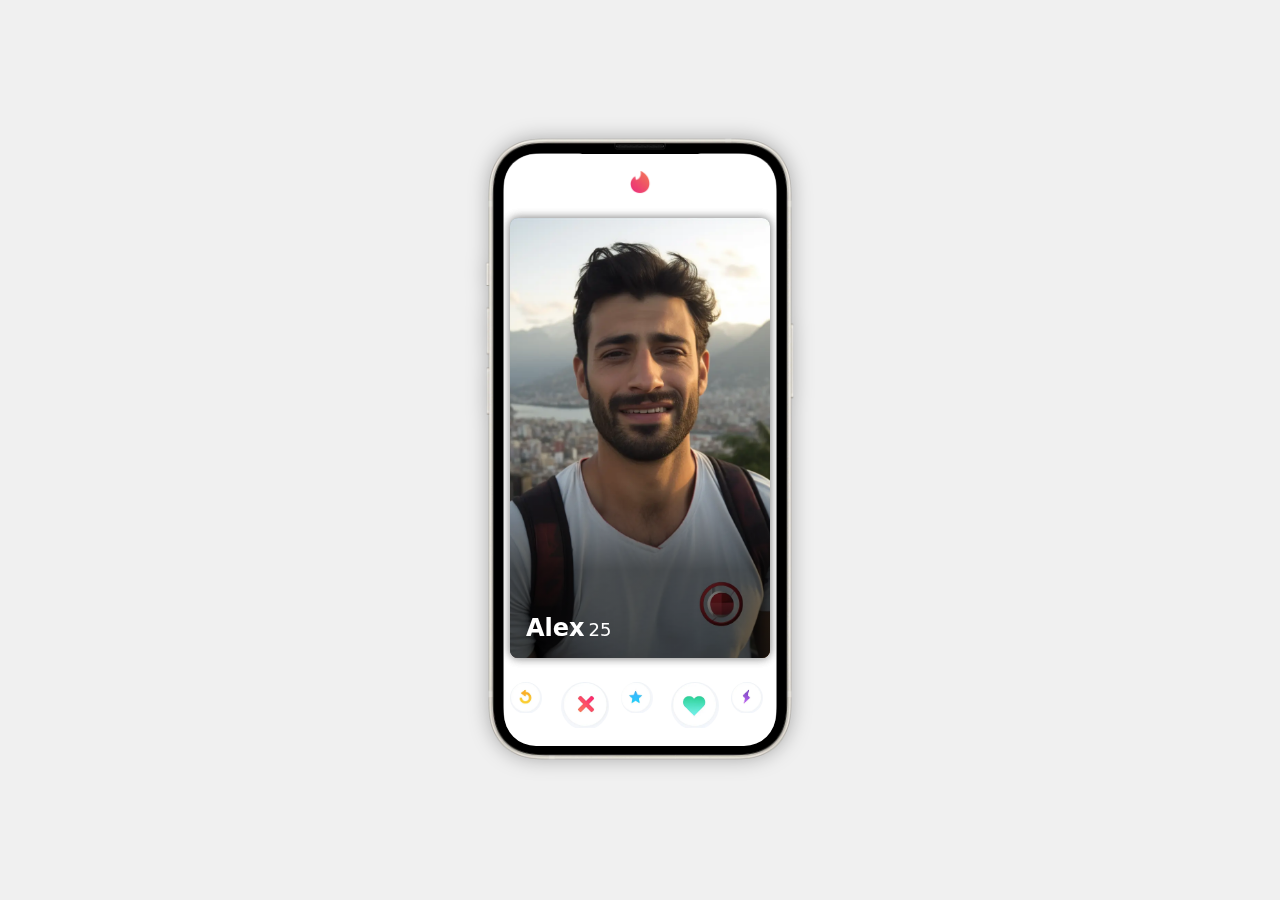
<file: 01-tinder-swipe/index.html>
<!DOCTYPE html>
<html lang="en">
  <head>
    <meta charset="UTF-8" />
    <meta name="viewport" content="width=device-width, initial-scale=1.0" />
    <link rel="stylesheet" href="styles.css" />
    <title>01 - Tinder Swipe</title>
  </head>
  <body>
    <main>
      <section>
        <header>
          <img src="./images/tinder-logo.webp" alt="Tinder Logo" />
        </header>

        <div class="cards">
          <article>
            <img
              src="./images/photo_1.webp"
              alt="Jessica, red hair 26 years old"
            />
            <h2>Jessica <span>26</span></h2>
            <div class="choice nope">NOPE</div>
            <div class="choice like">LIKE</div>
          </article>
          <article>
            <img
              src="./images/photo_2.webp"
              alt="Alex, blonde hair 25 years old"
            />
            <h2>Alex <span>25</span></h2>
            <div class="choice nope">NOPE</div>
            <div class="choice like">LIKE</div>
          </article>
          <span>
            No hay más personas cerca de ti...<br />
            Vuelve a intertarlo mas tarde
          </span>
        </div>

        <footer>
          <button class="is-undo" aria-label="undo"></button>
          <button class="is-remove is-big" aria-label="remove"></button>
          <button class="is-star" aria-label="star"></button>
          <button class="is-fav is-big" aria-label="fav"></button>
          <button class="is-zap" aria-label="zap"></button>
        </footer>
      </section>
    </main>
  </body>
  <script src="script.js"></script>
</html>
</file>
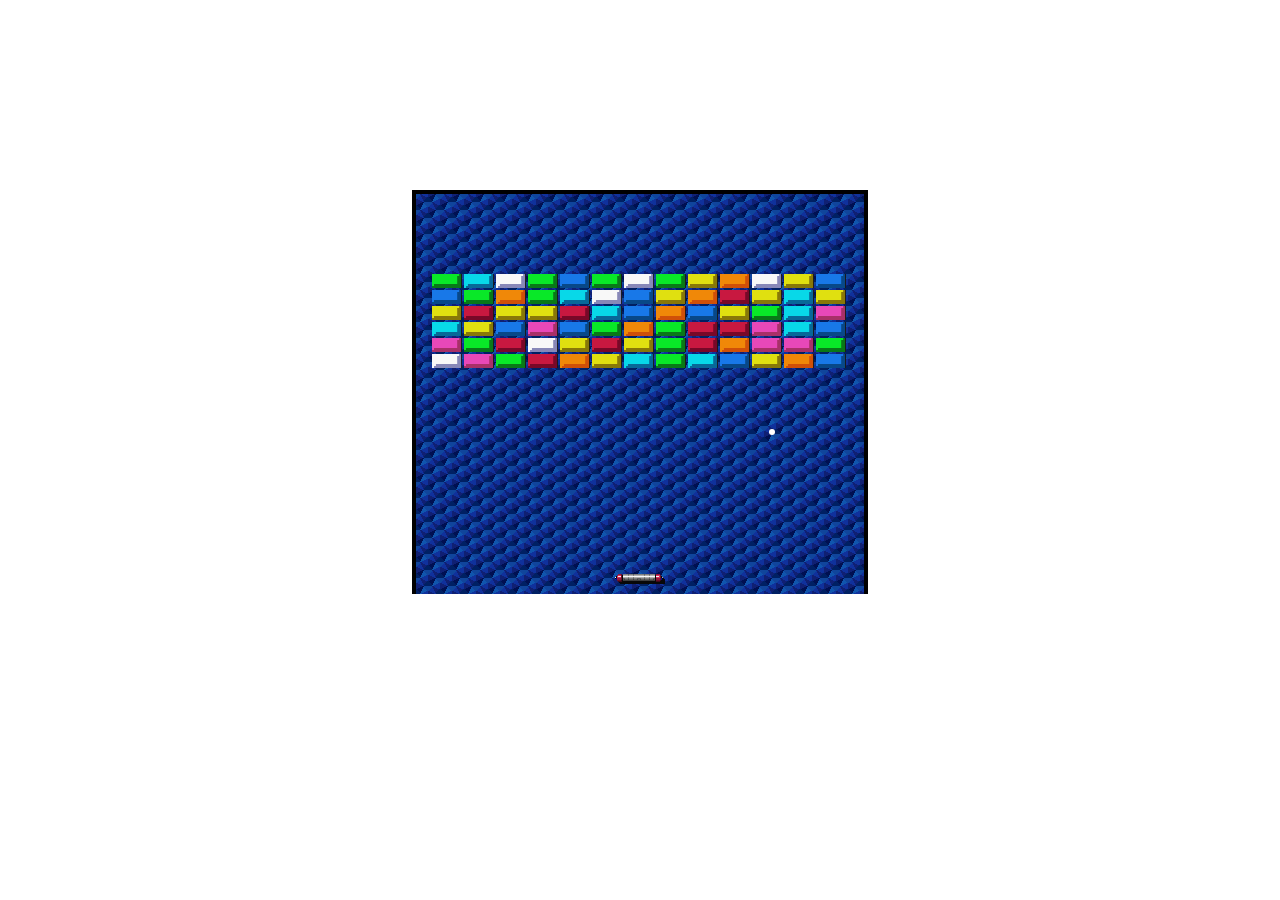
<file: 02-arkanoid-game/index.html>
<!DOCTYPE html>
<html lang="en">
  <head>
    <meta charset="UTF-8" />
    <meta name="viewport" content="width=device-width, initial-scale=1.0" />
    <link rel="stylesheet" href="styles.css" />
    <title>02 - Arkanoid Game</title>
  </head>
  <body>
    <canvas> </canvas>
    <img hidden src="./images/bricks.png" alt="Bricks Sprite" id="bricks" />
    <img hidden src="./images/sprite.png" alt="All Sprites" id="sprite" />
    <script src="script.js"></script>
  </body>
</html>
</file>
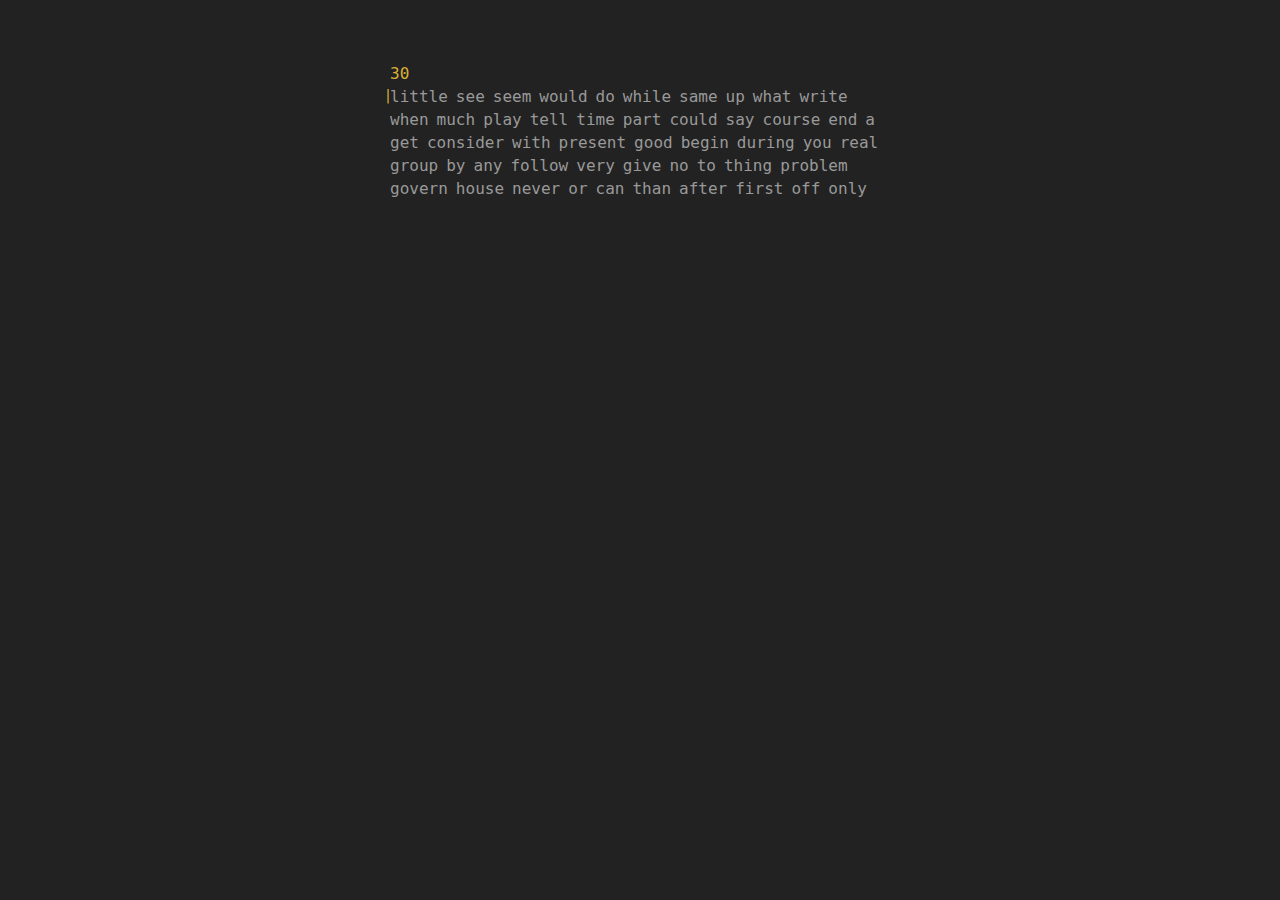
<file: 03-mecanografia/index.html>
<!DOCTYPE html>
<html lang="en">
  <head>
    <meta charset="UTF-8" />
    <meta name="viewport" content="width=device-width, initial-scale=1.0" />
    <link rel="stylesheet" href="./styles.css" />
    <title>Monkey Type Clone</title>
  </head>
  <body>
    <main>
      <section id="game">
        <time></time>
        <p></p>
        <input autofocus />
      </section>

      <section id="results">
        <h2>wpm</h2>
        <h3 id="results-wpm"></h3>

        <h2>accuracy</h2>
        <h3 id="results-accuracy"></h3>

        <button id="reload-button">
          <svg
            width="24"
            height="24"
            viewBox="0 0 24 24"
            fill="none"
            stroke="currentColor"
            stroke-width="1.5"
            stroke-linecap="round"
            stroke-linejoin="round"
          >
            <path stroke="none" d="M0 0h24v24H0z" fill="none" />
            <path
              d="M19.933 13.041a8 8 0 1 1 -9.925 -8.788c3.899 -1 7.935 1.007 9.425 4.747"
            />
            <path d="M20 4v5h-5" />
          </svg>
        </button>
      </section>
    </main>
    <script src="./script.js"></script>
  </body>
</html>
</file>
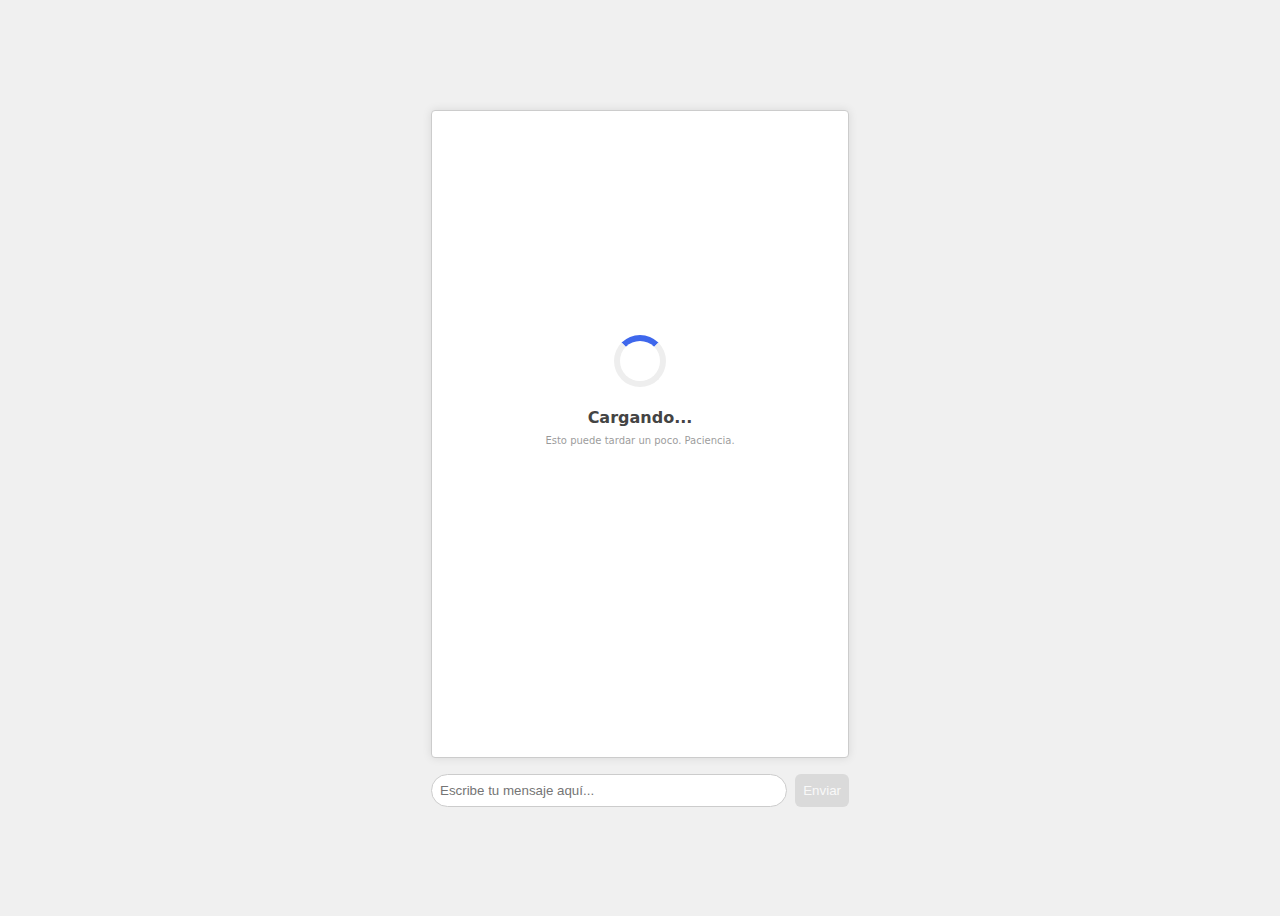
<file: 04-chatgpt-local/index.html>
<!DOCTYPE html>
<html lang="en">
  <head>
    <meta charset="UTF-8" />
    <meta name="viewport" content="width=device-width, initial-scale=1.0" />
    <title>ChatGPT Local 100%</title>
    <link rel="stylesheet" href="styles.css" />
  </head>

  <body>
    <main>
      <ul>
        <li class="loading">
          <i></i>
          <h4>Cargando...</h4>
          <h5>Esto puede tardar un poco. Paciencia.</h5>
        </li>
      </ul>
    </main>

    <form>
      <input placeholder="Escribe tu mensaje aquí..." />
      <button disabled>Enviar</button>
    </form>

    <small>&nbsp;</small>

    <template id="message-template">
      <li class="message">
        <span></span>
        <p></p>
      </li>
    </template>
    <script src="./script.js"></script>
  </body>
</html>

<!-- Add fourth project ChatGPT -->
</file>
<file: 01-tinder-swipe/styles.css>
*,
*::before,
*::after {
  box-sizing: border-box;
  margin: 0;
  padding: 0;
}

body {
  font-family: system-ui, system-ui, -apple-system, BlinkMacSystemFont,
    "Segoe UI", Roboto, Oxygen, Ubuntu, Cantarell, "Open Sans", "Helvetica Neue",
    sans-serif;
  display: grid;
  place-items: center;
  min-height: 100vh;
  overflow: hidden;
  user-select: none;
  background: #f0f0f0;
}

main {
  background: url("./images/iphone.webp") no-repeat;
  background-size: contain;
  width: 320px;
  height: 640px;
  display: flex;
  filter: drop-shadow(0 0 10px rgba(0, 0, 0, 0.3));
}

section {
  background: #fff;
  width: 100%;
  border-radius: 32px;
  display: flex;
  gap: 24px;
  flex-direction: column;
  overflow: hidden;
  position: relative;
  padding: 16px 6px;
  margin: 24px;
}

header {
  display: flex;
  justify-content: center;
  & img {
    width: 24px;
    height: 24px;
  }
}

footer {
  display: grid;
  grid-template-columns: repeat(5, 1fr);
  gap: 12px;
  padding: 0, 24px;
  justify-content: center;

  & button {
    background: url("./images/tinder-icons.webp") no-repeat;
    background-size: 170px;
    background-position: 0px 0px;
    height: 32px;
    width: 32px;
    border-radius: 50%;
    border: 0;
    cursor: pointer;
    transition: scale 0.3s ease;

    &:hover {
      scale: 1.4;
    }

    &.is-big {
      background-size: 250px;
      width: 48px;
      height: 48px;
    }

    &.is-undo {
      background-position: -138px 0;
    }

    &.is-remove {
      background-position: -150px 0;
    }

    &.is-fav {
      background-position: -50px 0;
    }

    &.is-star {
      background-position: -70px 0px;
    }
  }
}

.cards {
  position: relative;
  width: 100%;
  height: 100%;
  margin: 0, auto;

  & > span {
    display: grid;
    place-content: center;
    color: #777;
    font-size: 14px;
    text-align: center;
    height: 100%;
    z-index: -1;
  }

  & article {
    border-radius: 8px;
    box-shadow: 0 0 10px rgba(0, 0, 0, 0.3);
    cursor: grab;
    overflow: hidden;
    position: absolute;
    inset: 0;
    width: 100%;
    height: 100%;
    z-index: 2;

    &.go-left {
      transform: translateX(-150%) rotate(-30deg) !important;
    }

    &.go-right {
      transform: translateX(150%) rotate(30deg) !important;
    }

    &.go-left,
    &.go-right {
      transition: transform 0.3s ease, rotate 0.3s ease;
    }

    &.reset {
      transition: transform 0.3s ease;
      transform: translateX(0) !important;
    }

    & .choice {
      border-radius: 8px;
      color: black;
      border: 4px solid;
      z-index: 9999;
      position: absolute;
      top: 32px;
      right: 16px;
      opacity: 0;
      padding: 4px 8px;
      font-size: 24px;
      font-weight: bold;
      text-shadow: 0 0 10px rgba(0, 0, 0, 0.3);
      width: fit-content;

      &.nope {
        border-color: #ff6e63;
        color: #ff6e63;
        transform: rotate(30deg);
      }

      &.like {
        border-color: #63ff68;
        color: #63ff68;
        left: 16px;
        transform: rotate(-30deg);
      }
    }

    & img {
      width: 100%;
      height: 100%;
      object-fit: cover;
    }

    & h2 {
      color: #fff;
      position: absolute;
      inset: 0;
      display: flex;
      align-items: flex-end;
      height: 100%;
      width: 100%;
      padding: 16px;
      z-index: 3;
      background: linear-gradient(to top, #00000088 20%, transparent 40%);
    }

    & span {
      margin-left: 4px;
      font-size: 18px;
      line-height: 1.4;
      font-weight: 400;
    }
  }
}
</file>
<file: 02-arkanoid-game/styles.css>
body {
  background-color: #fff;
}

canvas {
  border: 4px solid #000;
  background: url(./images/bkg.png) repeat;
  border-bottom: transparent;
  margin: 0 auto;
  margin-top: 15%;
  display: block;
}
</file>
<file: 03-mecanografia/styles.css>
:root {
  color-scheme: light dark;
  --green: #00b755;
  --yellow: #daaf38;
  --red: #ca4754;
  --black: #222;
  --gray: #999;
}

body {
  background: var(--black);
  font-family: "Fira Code", Menlo, monospace;
  display: grid;
  padding: 32px;
  justify-content: center;
  margin-top: 32px;
  padding: 16px;
}

section {
  padding: 16px;
  display: flex;
  flex-direction: column;
  gap: 4px;
  max-width: 500px;
}

time {
  color: var(--yellow);
}

input {
  z-index: -999;
  position: absolute;
  top: 0;
  left: 0;
  pointer-events: none;
  opacity: 0;
}

p {
  display: flex;
  flex-wrap: wrap;
  gap: 3px 8px;
  margin: 0;
}

letter {
  color: var(--gray);
  position: relative;

  &.active::before {
    content: "|";
    color: var(--yellow);
    font-size: 14px;
    position: absolute;
    left: -65%;
    animation: 1s blink infinite ease-in-out;
  }

  &.active.is-last::before {
    left: 65%;
  }

  &.correct {
    color: var(--green);
  }

  &.incorrect {
    color: var(--red);
  }
}

word {
  border-bottom: 1.5px solid transparent;
  transition: border-color 0.3s ease-in-out;

  &.marked {
    border-color: var(--red);
  }
}

@keyframes blink {
  0%,
  25% {
    opacity: 1;
  }

  75% {
    opacity: 0;
  }
}

#game {
  display: flex;
}

#results {
  display: none;
}

h2 {
  font-weight: 400;
  opacity: 0.4;
  margin: 0;
  font-size: 16px;
}

h3 {
  font-weight: 400;
  margin: 0;
  font-size: 24px;
  color: var(--yellow);
}

button {
  background: transparent;
  border: 0;
  margin-top: 32px;
  padding: 8px;
  opacity: 0.4;
  display: inline-block;
  transition: opacity 0.3s ease-in-out, transform 0.3s ease-in-out;
  cursor: pointer;
  border-radius: 16px;

  &:hover {
    background: #444;
    opacity: 1;
    scale: 110%;
  }
}
</file>
<file: 04-chatgpt-local/styles.css>
body {
  font-family: system-ui, -apple-system, BlinkMacSystemFont, "Segoe UI", Roboto,
    Oxygen, Ubuntu, Cantarell, "Open Sans", "Helvetica Neue", sans-serif;
  background: #f0f0f0;
  display: grid;
  place-content: center;
  height: 100dvh;
}

main {
  width: 400px;
  max-width: 100%;
  height: 70vh;

  background: #fff;
  border: 1px solid #ccc;
  border-radius: 4px;
  box-shadow: 0 0 10px rgba(0, 0, 0, 0.1);
  padding: 8px;
  margin-bottom: 16px;

  overflow-y: auto;
  scroll-behavior: smooth;
}

ul {
  display: flex;
  flex-direction: column;
  list-style: none;
  padding: 0;
}

.message {
  display: flex;
  flex-direction: column;
  margin: 4px 0;
  padding: 4px 8px;

  span {
    width: 36px;
    height: 36px;
    background: #eee;
    font-size: 12px;
    font-weight: 500;
    display: flex;
    justify-content: center;
    align-items: center;
    border-radius: 999999px;
  }

  p {
    border-radius: 4px;
    padding: 4px 8px;
    margin-top: 4px;
  }

  &.user {
    align-self: flex-end;
    align-items: flex-end;

    span,
    p {
      background: rgb(219, 236, 255);
    }
  }

  &.bot {
    align-self: flex-start;

    span,
    p {
      background: rgb(198, 255, 220);
    }
  }
}

form {
  display: flex;

  input {
    border-radius: 999999px;
    flex-grow: 1;
    border: 0;
    padding: 8px;
    margin-right: 8px;
    border: 1px solid #ccc;
  }

  button {
    background: #09f;
    border: 0;
    color: white;
    border-radius: 6px;
    cursor: pointer;
    padding: 8px;
    transition: background 0.3s ease;

    &[disabled] {
      background: #ccc;
      opacity: 0.6;
      pointer-events: none;
    }

    &:hover {
      background: rgb(0, 104, 173);
    }
  }
}

small {
  font-size: 10px;
  color: #555;
  position: fixed;
  bottom: 10px;
  left: 0;
  right: 0;
  margin: auto;
  width: 400px;
}

.loading {
  text-align: center;
  display: flex;
  justify-content: center;
  height: 100%;
  align-items: center;
  flex-direction: column;
  margin-top: 50%;

  i {
    pointer-events: none;
    width: 2.5em;
    height: 2.5em;
    border: 0.4em solid transparent;
    border-color: #eee;
    border-top-color: #3e67ec;
    border-radius: 50%;
    animation: loadingspin 1s linear infinite;
  }

  h4 {
    color: #444;
    margin-bottom: 8px;
  }

  h5 {
    font-weight: 400;
    margin: 0;
    font-size: 10px;
    opacity: 0.4;
  }
}

@keyframes loadingspin {
  100% {
    transform: rotate(360deg);
  }
}
</file>
